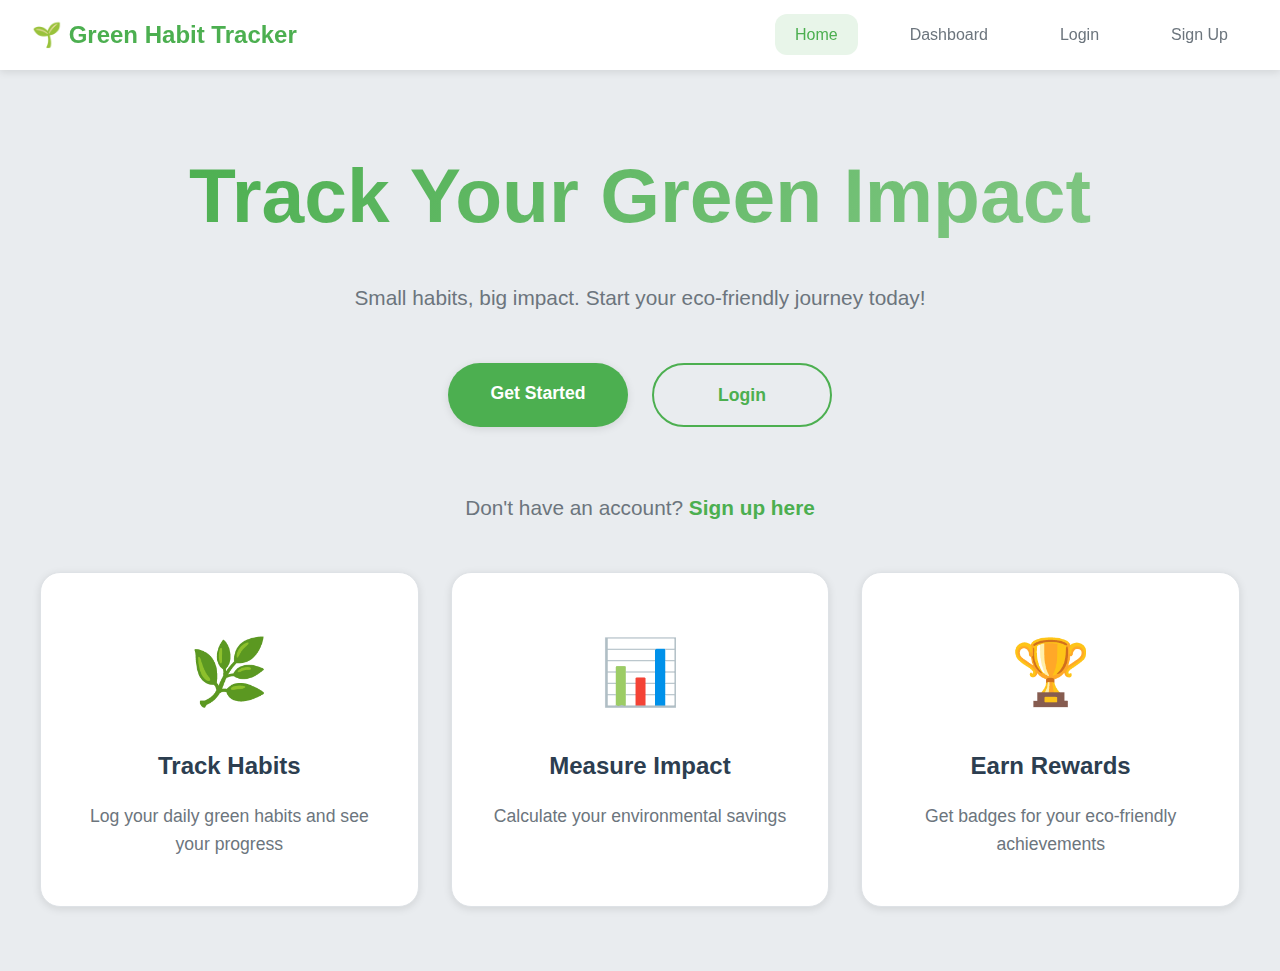
<file: HabitHive_GHT/index.html>
<!DOCTYPE html>
<html lang="en">
<head>
  <meta charset="UTF-8" />
  <meta name="viewport" content="width=device-width, initial-scale=1.0"/>
  <title>Green Habit Tracker</title>
  <link rel="stylesheet" href="css/style.css">
  <script src="js/alerts.js"></script>
  <script src="js/animations.js"></script>
</head>
<body>
  <nav class="navbar">
    <div class="logo">🌱 Green Habit Tracker</div>
    <button class="hamburger">
      <span></span>
      <span></span>
      <span></span>
    </button>
    <ul class="nav-links">
      <li><a href="index.html" class="active">Home</a></li>
      <li><a href="tracker.html">Dashboard</a></li>
      <li><a href="login.html">Login</a></li>
      <li><a href="signup.html">Sign Up</a></li>
    </ul>
  </nav>

  <div class="container landing">
    <h1 class="fade-in">Track Your Green Impact</h1>
    <p class="fade-in">Small habits, big impact. Start your eco-friendly journey today!</p>
    
    <div class="btn-group scale-in">
      <a href="tracker.html" class="btn-primary">Get Started</a>
      <a href="login.html" class="btn-secondary">Login</a>
    </div>
    
    <p class="fade-in">Don't have an account? <a href="signup.html" style="color: var(--primary-green); font-weight: 600;">Sign up here</a></p>
    
    <div class="features stagger-container">
      <div class="feature-card stagger-item">
        <span class="icon">🌿</span>
        <h3>Track Habits</h3>
        <p>Log your daily green habits and see your progress</p>
      </div>
      <div class="feature-card stagger-item">
        <span class="icon">📊</span>
        <h3>Measure Impact</h3>
        <p>Calculate your environmental savings</p>
      </div>
      <div class="feature-card stagger-item">
        <span class="icon">🏆</span>
        <h3>Earn Rewards</h3>
        <p>Get badges for your eco-friendly achievements</p>
      </div>
    </div>
  </div>

  <script>
    // Hamburger menu functionality
    const hamburger = document.querySelector('.hamburger');
    const navLinks = document.querySelector('.nav-links');
    
    if (hamburger && navLinks) {
      hamburger.addEventListener('click', () => {
        navLinks.classList.toggle('active');
        hamburger.classList.toggle('active');
      });
      
      // Close menu when clicking on a link
      document.querySelectorAll('.nav-links a').forEach(link => {
        link.addEventListener('click', () => {
          navLinks.classList.remove('active');
          hamburger.classList.remove('active');
        });
      });
    }
  </script>
</body>
</html>
</file>
<file: HabitHive_GHT/css/style.css>
/* Modern Green Habit Tracker - Enhanced CSS */

/* CSS Custom Properties for Consistent Theming */
:root {
  --primary-green: #4CAF50;
  --primary-green-dark: #45a049;
  --primary-green-light: #81C784;
  --secondary-green: #e8f5e9;
  --accent-green: #2E7D32;
  --background-light: #e9ecef;
  --background-white: #ffffff;
  --text-primary: #2c3e50;
  --text-secondary: #6c757d;
  --text-muted: #8e9aaf;
  --border-light: #dee2e6;
  --shadow-light: 0 2px 8px rgba(0,0,0,0.1);
  --shadow-medium: 0 4px 20px rgba(0,0,0,0.15);
  --shadow-hover: 0 8px 30px rgba(0,0,0,0.2);
  --border-radius: 12px;
  --border-radius-large: 20px;
  --transition-smooth: all 0.3s cubic-bezier(0.4, 0, 0.2, 1);
  --gradient-primary: linear-gradient(135deg, #4CAF50 0%, #81C784 100%);
  --gradient-card: linear-gradient(135deg, #ffffff 0%, #f8fffe 100%);
}

/* General Reset and Base Styles */
* {
  margin: 0;
  padding: 0;
  box-sizing: border-box;
}

body {
  font-family: 'Inter', 'SF Pro Display', -apple-system, BlinkMacSystemFont, 'Segoe UI', Roboto, sans-serif;
  background: var(--background-light);
  color: var(--text-primary);
  line-height: 1.6;
  font-size: 16px;
  -webkit-font-smoothing: antialiased;
  -moz-osx-font-smoothing: grayscale;
}

a {
  text-decoration: none;
  color: inherit;
  transition: var(--transition-smooth);
}

button {
  cursor: pointer;
  border: none;
  outline: none;
  font-family: inherit;
  transition: var(--transition-smooth);
}

input {
  font-family: inherit;
  outline: none;
  transition: var(--transition-smooth);
}

/* Enhanced Navigation Bar */
.navbar {
  background: var(--background-white);
  padding: 1rem 2rem;
  box-shadow: var(--shadow-light);
  display: flex;
  justify-content: space-between;
  align-items: center;
  position: sticky;
  top: 0;
  z-index: 100;
  backdrop-filter: blur(10px);
}

/* Hamburger Menu */
.hamburger {
  display: none;
  flex-direction: column;
  justify-content: space-around;
  width: 30px;
  height: 30px;
  background: transparent;
  border: none;
  cursor: pointer;
  padding: 0;
  z-index: 101;
}

.hamburger span {
  width: 100%;
  height: 3px;
  background: var(--text-primary);
  border-radius: 10px;
  transition: var(--transition-smooth);
  transform-origin: center;
}

/* Hamburger Animation */
.hamburger.active span:nth-child(1) {
  transform: rotate(45deg) translate(5px, 5px);
}

.hamburger.active span:nth-child(2) {
  opacity: 0;
}

.hamburger.active span:nth-child(3) {
  transform: rotate(-45deg) translate(7px, -7px);
}

.logo {
  font-size: 1.5rem;
  font-weight: 700;
  color: var(--primary-green);
  display: flex;
  align-items: center;
  gap: 0.5rem;
}

.nav-links {
  display: flex;
  list-style: none;
  gap: 2rem;
  align-items: center;
}

.nav-links li a {
  padding: 0.75rem 1.25rem;
  border-radius: var(--border-radius);
  font-weight: 500;
  color: var(--text-secondary);
  position: relative;
  overflow: hidden;
  transition: var(--transition-smooth);
}

.nav-links li a.active {
  color: var(--primary-green);
  background: var(--secondary-green);
}

.nav-links li a:hover {
  color: var(--primary-green);
  background: var(--secondary-green);
}

/* Landing Page Styles */
.container {
  max-width: 1200px;
  margin: 0 auto;
  padding: 2rem;
}

.container.landing {
  min-height: 100vh;
  display: flex;
  flex-direction: column;
  align-items: center;
  justify-content: center;
  text-align: center;
  padding: 4rem 2rem;
  background: var(--background-light);
  position: relative;
}

.container.landing h1 {
  font-size: clamp(3rem, 6vw, 5rem);
  font-weight: 800;
  background: var(--gradient-primary);
  -webkit-background-clip: text;
  -webkit-text-fill-color: transparent;
  background-clip: text;
  margin-bottom: 1.5rem;
  z-index: 1;
  position: relative;
}

.container.landing > p {
  font-size: 1.3rem;
  color: var(--text-secondary);
  max-width: 700px;
  margin-bottom: 3rem;
  z-index: 1;
  position: relative;
}

/* Enhanced Button Styles */
.btn-group {
  display: flex;
  gap: 1.5rem;
  margin-bottom: 4rem;
  flex-wrap: wrap;
  justify-content: center;
  z-index: 1;
  position: relative;
}

.btn-primary,
.btn-secondary {
  padding: 1rem 2.5rem;
  border-radius: 50px;
  font-weight: 600;
  font-size: 1.1rem;
  text-align: center;
  transition: var(--transition-smooth);
  position: relative;
  overflow: hidden;
  min-width: 180px;
  border: none;
  cursor: pointer;
}

.btn-primary {
  background: var(--primary-green);
  color: white;
  box-shadow: var(--shadow-light);
}

.btn-primary:hover {
  background: var(--primary-green-dark);
  transform: translateY(-2px);
  box-shadow: var(--shadow-medium);
}

.btn-secondary {
  background: transparent;
  color: var(--primary-green);
  border: 2px solid var(--primary-green);
}

.btn-secondary:hover {
  background: var(--primary-green);
  color: white;
  transform: translateY(-2px);
  box-shadow: var(--shadow-light);
}

/* Feature Cards */
.features {
  display: grid;
  grid-template-columns: repeat(auto-fit, minmax(320px, 1fr));
  gap: 2rem;
  max-width: 1200px;
  margin: 0 auto;
  z-index: 1;
  position: relative;
}

.feature-card {
  background: var(--background-white);
  padding: 3rem 2rem;
  border-radius: var(--border-radius-large);
  box-shadow: var(--shadow-light);
  transition: var(--transition-smooth);
  border: 1px solid var(--border-light);
  text-align: center;
}

.feature-card:hover {
  transform: translateY(-8px);
  box-shadow: var(--shadow-hover);
}

.feature-card .icon {
  font-size: 4rem;
  margin-bottom: 1.5rem;
  display: block;
}

.feature-card h3 {
  font-size: 1.5rem;
  font-weight: 700;
  color: var(--text-primary);
  margin-bottom: 1rem;
}

.feature-card p {
  color: var(--text-secondary);
  line-height: 1.6;
  font-size: 1.1rem;
}

/* Habit Tracker Styles */
.habit-container {
  padding: 2rem;
  max-width: 1400px;
  margin: 0 auto;
}

.greeting {
  text-align: left;
  margin-bottom: 3rem;
  padding: 2rem;
  background: var(--background-white);
  border-radius: var(--border-radius-large);
  box-shadow: var(--shadow-light);
  border: 1px solid var(--border-light);
}

.greeting h2 {
  font-size: 2rem;
  font-weight: 700;
  color: var(--primary-green);
  margin-bottom: 0.5rem;
  display: flex;
  align-items: center;
  gap: 0.5rem;
}

.greeting p {
  color: var(--text-secondary);
  font-size: 1rem;
  margin-bottom: 0.5rem;
}

.greeting p:last-child {
  margin-bottom: 0;
  font-weight: 600;
}

.habit-grid {
  display: grid;
  grid-template-columns: repeat(auto-fit, minmax(350px, 1fr));
  gap: 1.5rem;
  margin-bottom: 3rem;
}

.habit-box {
  background: var(--background-white);
  padding: 1.5rem;
  border-radius: var(--border-radius);
  box-shadow: var(--shadow-light);
  border: 1px solid var(--border-light);
  position: relative;
  transition: var(--transition-smooth);
  display: flex;
  align-items: center;
  justify-content: space-between;
}

.habit-box:hover {
  box-shadow: var(--shadow-medium);
}

.habit-content {
  flex: 1;
  margin-right: 1rem;
}

.habit-box label {
  display: block;
  cursor: pointer;
}

.habit-box strong {
  font-size: 1rem;
  color: var(--text-primary);
  display: block;
  margin-bottom: 0.25rem;
  font-weight: 600;
}

.habit-box small {
  color: var(--text-secondary);
  font-size: 0.875rem;
  font-style: italic;
}

/* Enhanced Toggle Switch */
.switch {
  position: relative;
  flex-shrink: 0;
}

.switch input {
  display: none;
}

.slider {
  position: relative;
  width: 56px;
  height: 30px;
  background: #ccc;
  border-radius: 30px;
  display: inline-block;
  cursor: pointer;
  transition: var(--transition-smooth);
}

.slider::before {
  content: "";
  position: absolute;
  height: 24px;
  width: 24px;
  left: 3px;
  top: 3px;
  background: white;
  border-radius: 50%;
  transition: var(--transition-smooth);
  box-shadow: 0 2px 4px rgba(0,0,0,0.2);
}

input:checked + .slider {
  background: var(--primary-green);
}

input:checked + .slider::before {
  transform: translateX(26px);
}

/* Dashboard Styles */
.dashboard-container {
  padding: 2rem;
  max-width: 1400px;
  margin: 0 auto;
}

.dashboard-container h2 {
  text-align: center;
  font-size: 2.5rem;
  font-weight: 800;
  margin-bottom: 3rem;
  color: var(--text-primary);
}

.summary-cards {
  display: grid;
  grid-template-columns: repeat(auto-fit, minmax(250px, 1fr));
  gap: 1.5rem;
  margin-bottom: 3rem;
}

.card {
  background: var(--background-white);
  padding: 2rem;
  border-radius: var(--border-radius-large);
  text-align: center;
  box-shadow: var(--shadow-light);
  border: 1px solid var(--border-light);
  transition: var(--transition-smooth);
  position: relative;
}

.card:hover {
  transform: translateY(-4px);
  box-shadow: var(--shadow-hover);
}

.card h3 {
  font-size: 2.5rem;
  font-weight: 800;
  color: var(--primary-green);
  margin-bottom: 0.5rem;
}

.card p {
  color: var(--text-secondary);
  font-weight: 600;
  text-transform: uppercase;
  font-size: 0.875rem;
  letter-spacing: 0.5px;
}

.chart-container {
  margin-bottom: 3rem;
  background: var(--background-white);
  padding: 2rem;
  border-radius: var(--border-radius-large);
  box-shadow: var(--shadow-light);
  border: 1px solid var(--border-light);
}

/* Badges Page */
.badges-container {
  padding: 2rem;
  text-align: center;
  max-width: 1200px;
  margin: 0 auto;
}

.badges-container h2 {
  font-size: 2.5rem;
  font-weight: 800;
  margin-bottom: 3rem;
  color: var(--text-primary);
  display: flex;
  align-items: center;
  justify-content: center;
  gap: 1rem;
}

.badge-grid {
  display: grid;
  grid-template-columns: repeat(auto-fill, minmax(280px, 1fr));
  gap: 2rem;
  justify-items: center;
}

.badge {
  background: var(--background-white);
  border: 2px solid var(--border-light);
  padding: 2rem;
  border-radius: var(--border-radius-large);
  transition: var(--transition-smooth);
  box-shadow: var(--shadow-light);
  position: relative;
  overflow: hidden;
  width: 100%;
  max-width: 280px;
  text-align: center;
}

.badge.earned {
  border-color: var(--primary-green);
  background: linear-gradient(135deg, #ffffff 0%, #f0f9f0 100%);
}

.badge .badge-icon {
  width: 80px;
  height: 80px;
  margin: 0 auto 1rem;
  border-radius: 50%;
  display: flex;
  align-items: center;
  justify-content: center;
  font-size: 2.5rem;
  transition: var(--transition-smooth);
  position: relative;
  z-index: 1;
}

.badge.earned .badge-icon {
  background: var(--primary-green);
  color: white;
  box-shadow: 0 4px 12px rgba(76, 175, 80, 0.3);
}

.badge:not(.earned) .badge-icon {
  background: #f5f5f5;
  color: #ccc;
}

.badge h3 {
  font-size: 1.25rem;
  font-weight: 700;
  color: var(--text-primary);
  margin-bottom: 0.5rem;
}

.badge p {
  color: var(--text-secondary);
  font-size: 0.9rem;
  margin-bottom: 1rem;
}

.badge .status {
  font-weight: 600;
  font-size: 0.875rem;
  padding: 0.25rem 0.75rem;
  border-radius: 20px;
  display: inline-block;
}

.badge.earned .status {
  background: var(--secondary-green);
  color: var(--primary-green);
}

.badge:not(.earned) .status {
  background: #f5f5f5;
  color: #999;
}

.badge:hover {
  transform: translateY(-8px);
  box-shadow: var(--shadow-hover);
}

/* Auth Pages - Login and Signup */
.auth-container {
  display: flex;
  align-items: center;
  justify-content: center;
  min-height: 100vh;
  padding: 2rem;
  background: var(--background-light);
}

.auth-box {
  background: var(--background-white);
  padding: 3rem;
  border-radius: var(--border-radius-large);
  box-shadow: var(--shadow-medium);
  border: 1px solid var(--border-light);
  width: 100%;
  max-width: 400px;
  position: relative;
}

.auth-box h2 {
  text-align: center;
  margin-bottom: 2rem;
  font-size: 2rem;
  font-weight: 700;
  color: var(--text-primary);
}

.auth-box input {
  width: 100%;
  padding: 1rem;
  margin: 0.75rem 0;
  border: 2px solid var(--border-light);
  border-radius: var(--border-radius);
  font-size: 1rem;
  background: var(--background-white);
  transition: var(--transition-smooth);
}

.auth-box input:focus {
  border-color: var(--primary-green);
  box-shadow: 0 0 0 3px rgba(76, 175, 80, 0.1);
}

.auth-box button {
  width: 100%;
  padding: 1rem;
  background: var(--primary-green);
  color: white;
  border: none;
  border-radius: var(--border-radius);
  font-size: 1.1rem;
  font-weight: 600;
  cursor: pointer;
  margin-top: 1rem;
  transition: var(--transition-smooth);
}

.auth-box button:hover {
  background: var(--primary-green-dark);
  transform: translateY(-2px);
  box-shadow: var(--shadow-light);
}

.auth-box p {
  text-align: center;
  margin-top: 2rem;
  color: var(--text-secondary);
}

.auth-box a {
  color: var(--primary-green);
  font-weight: 600;
}

.auth-box a:hover {
  text-decoration: underline;
}

/* Profile Page */
.profile-container {
  padding: 2rem;
  max-width: 800px;
  margin: 0 auto;
  display: flex;
  align-items: center;
  justify-content: center;
  min-height: 80vh;
}

.profile-card {
  background: var(--background-white);
  padding: 3rem;
  border-radius: var(--border-radius-large);
  box-shadow: var(--shadow-medium);
  border: 1px solid var(--border-light);
  text-align: center;
  width: 100%;
  max-width: 500px;
}

.profile-avatar {
  width: 120px;
  height: 120px;
  border-radius: 50%;
  background: var(--primary-green);
  display: flex;
  align-items: center;
  justify-content: center;
  margin: 0 auto 2rem;
  color: white;
  font-size: 2.5rem;
  font-weight: 700;
  box-shadow: 0 4px 12px rgba(76, 175, 80, 0.3);
}

.profile-name {
  font-size: 2rem;
  font-weight: 700;
  color: var(--text-primary);
  margin-bottom: 0.5rem;
}

.profile-email {
  color: var(--text-secondary);
  font-size: 1.1rem;
  margin-bottom: 2rem;
}

.impact-summary {
  margin: 2rem 0;
  text-align: left;
}

.impact-summary h3 {
  font-size: 1.5rem;
  font-weight: 700;
  color: var(--text-primary);
  margin-bottom: 1rem;
  text-align: center;
}

.impact-item {
  display: flex;
  align-items: center;
  justify-content: space-between;
  padding: 0.75rem 0;
  border-bottom: 1px solid var(--border-light);
}

.impact-item:last-child {
  border-bottom: none;
}

.impact-label {
  display: flex;
  align-items: center;
  gap: 0.5rem;
  color: var(--text-secondary);
}

.impact-value {
  font-weight: 700;
  color: var(--text-primary);
  font-size: 1.1rem;
}

.profile-actions {
  display: flex;
  gap: 1rem;
  justify-content: center;
  margin: 2rem 0;
  flex-wrap: wrap;
}

.btn-outline {
  padding: 0.75rem 1.5rem;
  background: transparent;
  color: var(--primary-green);
  border: 2px solid var(--primary-green);
  border-radius: 50px;
  font-weight: 600;
  cursor: pointer;
  transition: var(--transition-smooth);
}

.btn-outline:hover {
  background: var(--primary-green);
  color: white;
}

.btn-danger {
  background: #dc3545;
  color: white;
  border: none;
}

.btn-danger:hover {
  background: #c82333;
}

/* Header Styles (for badges.html) */
header {
  background: var(--background-white);
  padding: 2rem;
  box-shadow: var(--shadow-light);
  border-bottom: 1px solid var(--border-light);
  margin-bottom: 2rem;
}

header h1 {
  text-align: center;
  font-size: 2.5rem;
  font-weight: 800;
  color: var(--text-primary);
  margin-bottom: 1rem;
  display: flex;
  align-items: center;
  justify-content: center;
  gap: 1rem;
}

header nav {
  display: flex;
  justify-content: center;
  gap: 2rem;
  flex-wrap: wrap;
}

header nav a {
  padding: 0.75rem 1.5rem;
  border-radius: var(--border-radius);
  color: var(--text-secondary);
  font-weight: 600;
  transition: var(--transition-smooth);
}

header nav a.active,
header nav a:hover {
  color: var(--primary-green);
  background: var(--secondary-green);
}

/* Footer */
footer {
  text-align: center;
  padding: 2rem;
  color: var(--text-muted);
  font-size: 0.9rem;
  margin-top: 4rem;
  border-top: 1px solid var(--border-light);
  background: var(--background-white);
}

/* Submit Button for Tracker */
#submitHabits {
  display: block;
  margin: 2rem auto;
  padding: 1rem 3rem;
  font-size: 1.2rem;
  border-radius: 50px;
  background: var(--primary-green);
  color: white;
  border: none;
  font-weight: 600;
  cursor: pointer;
  transition: var(--transition-smooth);
}

#submitHabits:hover {
  background: var(--primary-green-dark);
  transform: translateY(-2px);
  box-shadow: var(--shadow-medium);
}

/* Responsive Design */
@media (min-width: 1200px) {
  .container {
    max-width: 1400px;
  }
  
  .habit-grid {
    grid-template-columns: repeat(auto-fit, minmax(400px, 1fr));
  }
  
  .features {
    grid-template-columns: repeat(3, 1fr);
  }
  
  .badge-grid {
    grid-template-columns: repeat(auto-fill, minmax(300px, 1fr));
  }
}

@media (max-width: 768px) {
  .navbar {
    flex-direction: row;
    padding: 1rem;
  }
  
  .hamburger {
    display: flex;
  }
  
  .nav-links {
    position: fixed;
    left: -100%;
    top: 0;
    flex-direction: column;
    background: var(--background-white);
    width: 100%;
    text-align: center;
    transition: all 0.3s ease-in-out;
    box-shadow: var(--shadow-medium);
    padding: 70px 2rem 2rem;
    margin: 0;
    gap: 1.5rem;
    height: 100vh;
    justify-content: flex-start;
    opacity: 0;
    list-style: none;
  }
  
  .nav-links.active {
    left: 0;
    opacity: 1;
  }
  
  .habit-grid {
    grid-template-columns: 1fr;
  }
  
  .summary-cards {
    grid-template-columns: repeat(auto-fit, minmax(200px, 1fr));
    gap: 1rem;
  }
  
  .btn-group {
    flex-direction: column;
    align-items: center;
  }
  
  .features {
    grid-template-columns: 1fr;
    gap: 1rem;
  }
  
  .badge-grid {
    grid-template-columns: repeat(auto-fit, minmax(250px, 1fr));
    gap: 1rem;
  }
  
  .container.landing {
    padding-top: 5rem;
  }
  
  .container.landing h1 {
    font-size: 2.5rem;
  }
  
  .auth-box,
  .profile-card {
    padding: 2rem;
    margin: 1rem;
  }
  
  .profile-actions {
    flex-direction: column;
  }
  
  header nav {
    gap: 1rem;
  }
  
  /* Additional responsive improvements */
  .greeting h2 {
    font-size: 1.5rem;
  }
  
  .habit-box {
    flex-direction: column;
    align-items: flex-start;
    gap: 1rem;
  }
  
  .habit-content {
    margin-right: 0;
  }
  
  .switch {
    align-self: flex-end;
  }
  
  .chart-container {
    padding: 1rem;
  }
  
  canvas {
    max-width: 100%;
    height: auto;
  }
}

@media (max-width: 480px) {
  .habit-container,
  .dashboard-container,
  .badges-container,
  .profile-container {
    padding: 1rem;
  }
  
  .card h3 {
    font-size: 2rem;
  }
  
  .greeting {
    padding: 1.5rem;
  }
  
  .habit-box {
    padding: 1rem;
  }
  
  .switch {
    align-self: flex-end;
  }
  
  .habit-content {
    margin-right: 0;
  }
  
  /* Additional mobile improvements */
  .navbar {
    padding: 0.5rem;
  }
  
  .logo {
    font-size: 1.2rem;
  }
  
  .nav-links {
    gap: 0.5rem;
  }
  
  .nav-links li a {
    padding: 0.5rem;
    font-size: 0.9rem;
  }
  
  .container.landing {
    padding: 1rem;
    padding-top: 4rem;
  }
  
  .container.landing h1 {
    font-size: 2rem;
  }
  
  .container.landing > p {
    font-size: 1rem;
  }
  
  .btn-primary,
  .btn-secondary {
    padding: 0.75rem 1.5rem;
    font-size: 1rem;
    min-width: 150px;
  }
  
  .feature-card {
    padding: 1.5rem 1rem;
  }
  
  .feature-card .icon {
    font-size: 2.5rem;
  }
  
  .feature-card h3 {
    font-size: 1.25rem;
  }
  
  .dashboard-container h2,
  .badges-container h2 {
    font-size: 1.75rem;
  }
  
  .summary-cards {
    grid-template-columns: 1fr;
  }
  
  .auth-box,
  .profile-card {
    padding: 1.5rem;
    margin: 0.5rem;
  }
  
  .auth-box h2,
  .profile-name {
    font-size: 1.5rem;
  }
  
  .profile-avatar {
    width: 80px;
    height: 80px;
    font-size: 1.5rem;
  }
  
  .impact-item {
    flex-direction: column;
    align-items: flex-start;
    gap: 0.25rem;
  }
  
  .impact-value {
    align-self: flex-end;
  }
  
  footer {
    padding: 1rem;
    font-size: 0.8rem;
  }
  
  #submitHabits {
    padding: 0.75rem 2rem;
    font-size: 1rem;
  }
  
  /* Auth page specific improvements */
  .auth-container {
    padding: 1rem;
  }
  
  input {
    padding: 0.75rem;
    font-size: 1rem;
  }
  
  button {
    padding: 0.75rem;
    font-size: 1rem;
  }
  
  /* Landing page specific improvements */
  .features {
    grid-template-columns: 1fr;
    gap: 1rem;
  }
  
  .feature-card {
    padding: 1.5rem;
  }
  
  .feature-card .icon {
    font-size: 2rem;
  }
  
  /* Badges page specific improvements */
  .badge-grid {
    grid-template-columns: 1fr;
    gap: 1rem;
  }
  
  .badge {
    max-width: 100%;
    padding: 1.5rem;
  }
  
  .badge h3 {
    font-size: 1.25rem;
  }
}

/* Extra small devices (phones, 320px and down) */
@media (max-width: 320px) {
  .container {
    padding: 0.5rem;
  }
  
  .nav-links {
    gap: 0.25rem;
    flex-wrap: wrap;
  }
  
  .nav-links li a {
    padding: 0.25rem 0.5rem;
    font-size: 0.8rem;
  }
  
  .btn-primary,
  .btn-secondary {
    padding: 0.5rem 1rem;
    font-size: 0.9rem;
    min-width: 120px;
  }
  
  .habit-box {
    padding: 0.75rem;
  }
  
  .feature-card {
    padding: 1rem;
  }
  
  .feature-card .icon {
    font-size: 2rem;
  }
  
  .auth-box,
  .profile-card {
    padding: 1rem;
  }
  
  .profile-avatar {
    width: 60px;
    height: 60px;
    font-size: 1.2rem;
  }
  
  /* Additional improvements for small screens */
  input {
    padding: 0.5rem;
    font-size: 0.9rem;
  }
  
  button {
    padding: 0.5rem;
    font-size: 0.9rem;
  }
  
  .auth-box h2 {
    font-size: 1.25rem;
  }
}
</file>
